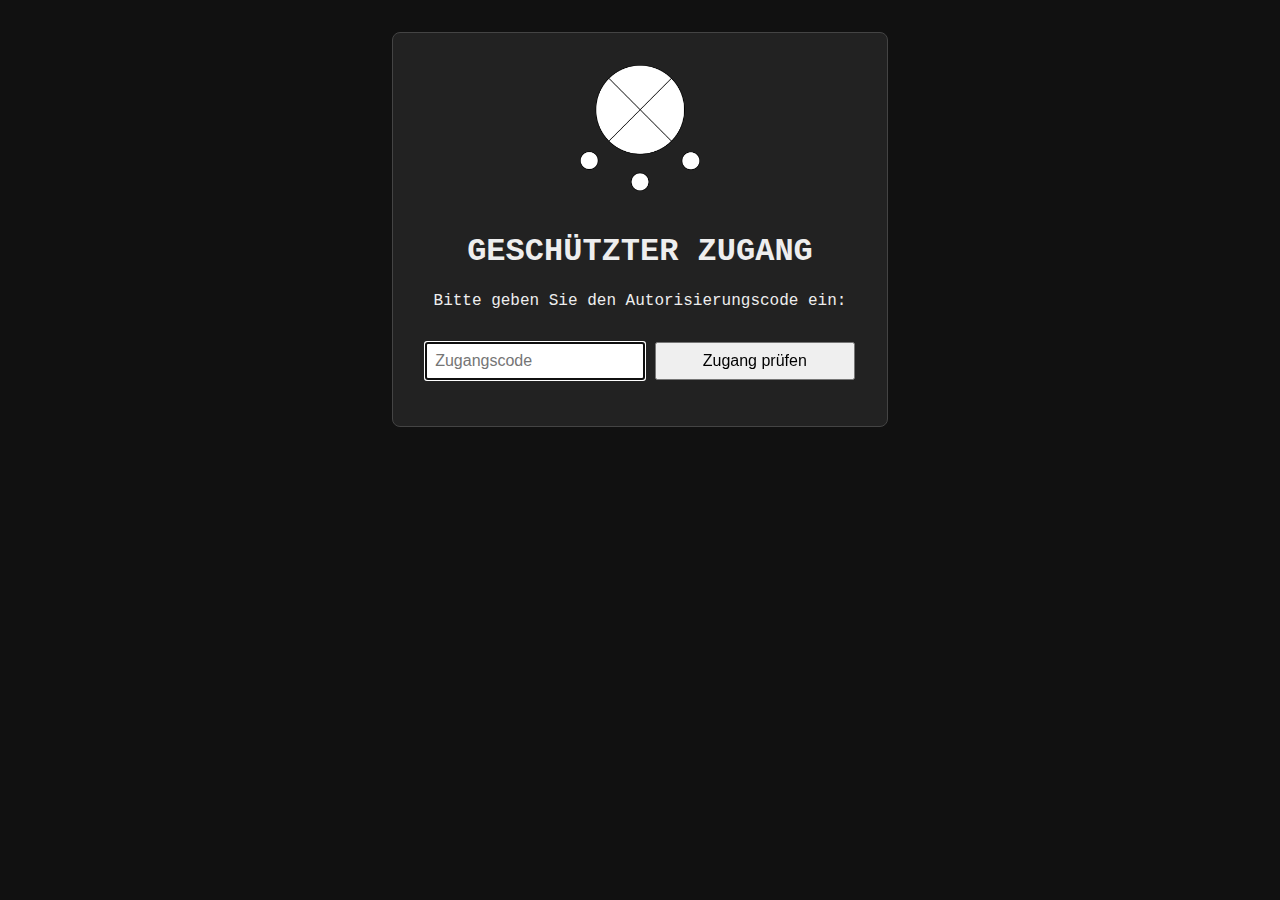
<file: index.html>
<!DOCTYPE html>
<html lang="de">
<head>
  <meta charset="UTF-8">
  <title>Zugang erforderlich</title>
  <link rel="stylesheet" href="assets/style.css">
</head>
<body class="login">
  <div class="login-box">
    <img src="assets/logo.png" alt="Archiv-Logo" class="logo">
    <h1>GESCHÜTZTER ZUGANG</h1>
    <p>Bitte geben Sie den Autorisierungscode ein:</p>
    <input type="password" id="password" placeholder="Zugangscode" autofocus>
    <button onclick="checkPassword()">Zugang prüfen</button>
    <p id="error" class="error-msg"></p>
  </div>

  <script src="assets/script.js"></script>
</body>
</html>
</file>
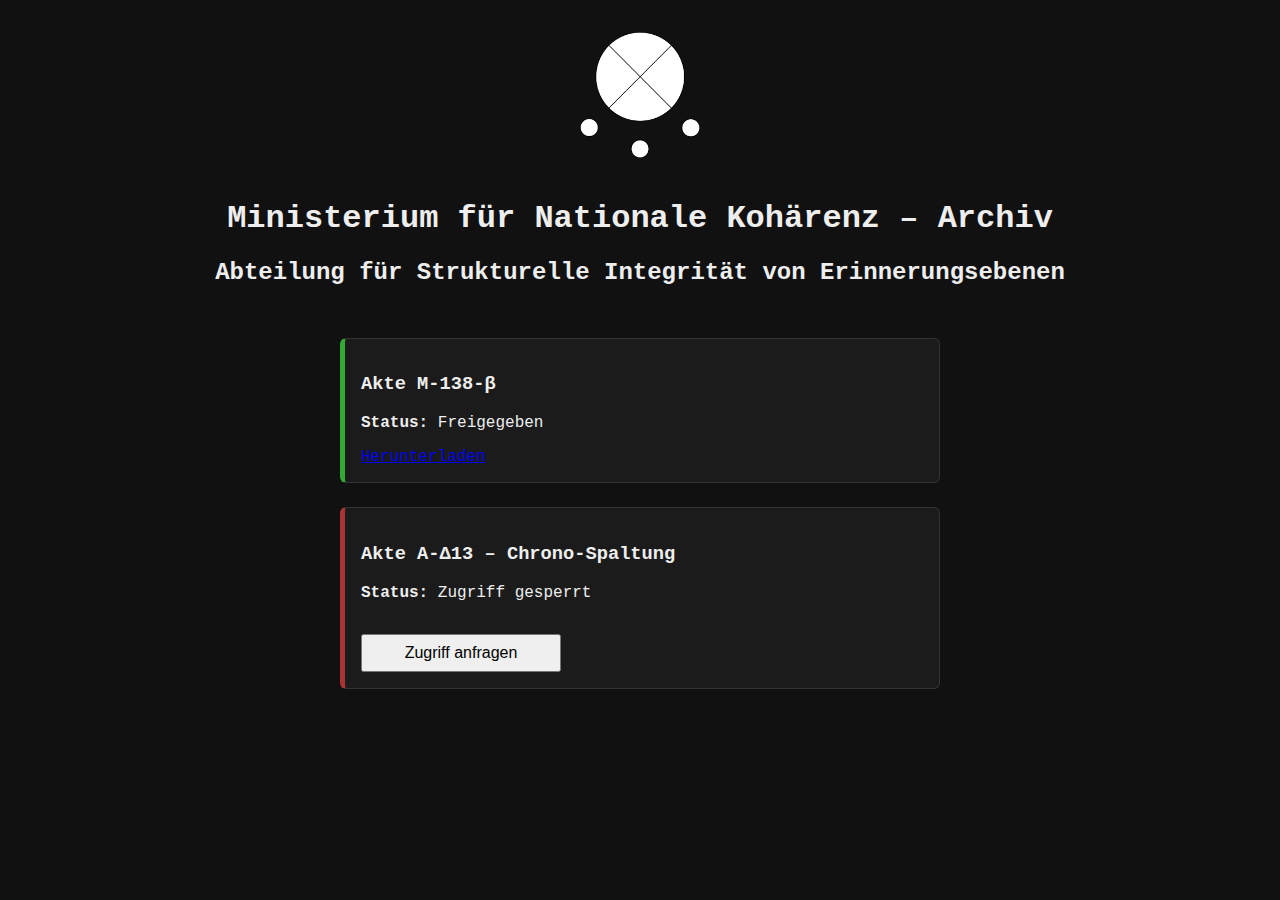
<file: ARG_Archiv/archive.html>
<!DOCTYPE html>
<html lang="de">
<head>
  <meta charset="UTF-8">
  <title>Archivsystem</title>
  <link rel="stylesheet" href="assets/style.css">
</head>
<body class="archive">
  <header>
    <img src="assets/logo.png" class="logo" alt="Logo">
    <h1>Ministerium für Nationale Kohärenz – Archiv</h1>
    <h2>Abteilung für Strukturelle Integrität von Erinnerungsebenen</h2>
  </header>

  <section class="archive-list">
    <div class="file open">
      <h3>Akte M-138-β</h3>
      <p><strong>Status:</strong> Freigegeben</p>
      <a href="files/direkt/M138B.pdf" download>Herunterladen</a>
    </div>

    <div class="file locked">
      <h3>Akte A-Δ13 – Chrono-Spaltung</h3>
      <p><strong>Status:</strong> Zugriff gesperrt</p>
      <button onclick="unlockFile()">Zugriff anfragen</button>
      <div id="unlockPrompt" style="display:none;">
        <input type="text" id="unlockCode" placeholder="Validierungscode">
        <button onclick="validateCode()">Überprüfen</button>
        <p id="unlockError" class="error-msg"></p>
      </div>
      <div id="secretLink" style="display:none;">
        <a href="files/verschluesselt/Chrono-Spaltung.pdf" download>Zugang freigegeben – Datei herunterladen</a>
      </div>
    </div>
  </section>

  <script src="assets/script.js"></script>
</body>
</html>
</file>
<file: assets/style.css>
body {
  font-family: 'Courier New', monospace;
  background-color: #111;
  color: #eee;
  margin: 0;
  padding: 0;
}

.login, .archive {
  display: flex;
  flex-direction: column;
  align-items: center;
  padding: 2rem;
}

.logo {
  width: 120px;
  margin-bottom: 1rem;
}

.login-box {
  background: #222;
  padding: 2rem;
  border: 1px solid #444;
  border-radius: 8px;
  text-align: center;
}

input, button {
  margin-top: 1rem;
  padding: 0.5rem;
  width: 200px;
  font-size: 1rem;
}

button {
  cursor: pointer;
}

.archive header {
  text-align: center;
  margin-bottom: 2rem;
}

.archive-list {
  max-width: 600px;
  width: 100%;
}

.file {
  background: #1b1b1b;
  border: 1px solid #333;
  padding: 1rem;
  margin-bottom: 1.5rem;
  border-radius: 6px;
}

.file.locked {
  border-left: 5px solid #aa3333;
}

.file.open {
  border-left: 5px solid #33aa33;
}

.error-msg {
  color: #ff5555;
  font-size: 0.9rem;
}
</file>
<file: ARG_Archiv/assets/style.css>
body {
  font-family: 'Courier New', monospace;
  background-color: #111;
  color: #eee;
  margin: 0;
  padding: 0;
}

.login, .archive {
  display: flex;
  flex-direction: column;
  align-items: center;
  padding: 2rem;
}

.logo {
  width: 120px;
  margin-bottom: 1rem;
}

.login-box {
  background: #222;
  padding: 2rem;
  border: 1px solid #444;
  border-radius: 8px;
  text-align: center;
}

input, button {
  margin-top: 1rem;
  padding: 0.5rem;
  width: 200px;
  font-size: 1rem;
}

button {
  cursor: pointer;
}

.archive header {
  text-align: center;
  margin-bottom: 2rem;
}

.archive-list {
  max-width: 600px;
  width: 100%;
}

.file {
  background: #1b1b1b;
  border: 1px solid #333;
  padding: 1rem;
  margin-bottom: 1.5rem;
  border-radius: 6px;
}

.file.locked {
  border-left: 5px solid #aa3333;
}

.file.open {
  border-left: 5px solid #33aa33;
}

.error-msg {
  color: #ff5555;
  font-size: 0.9rem;
}
</file>
